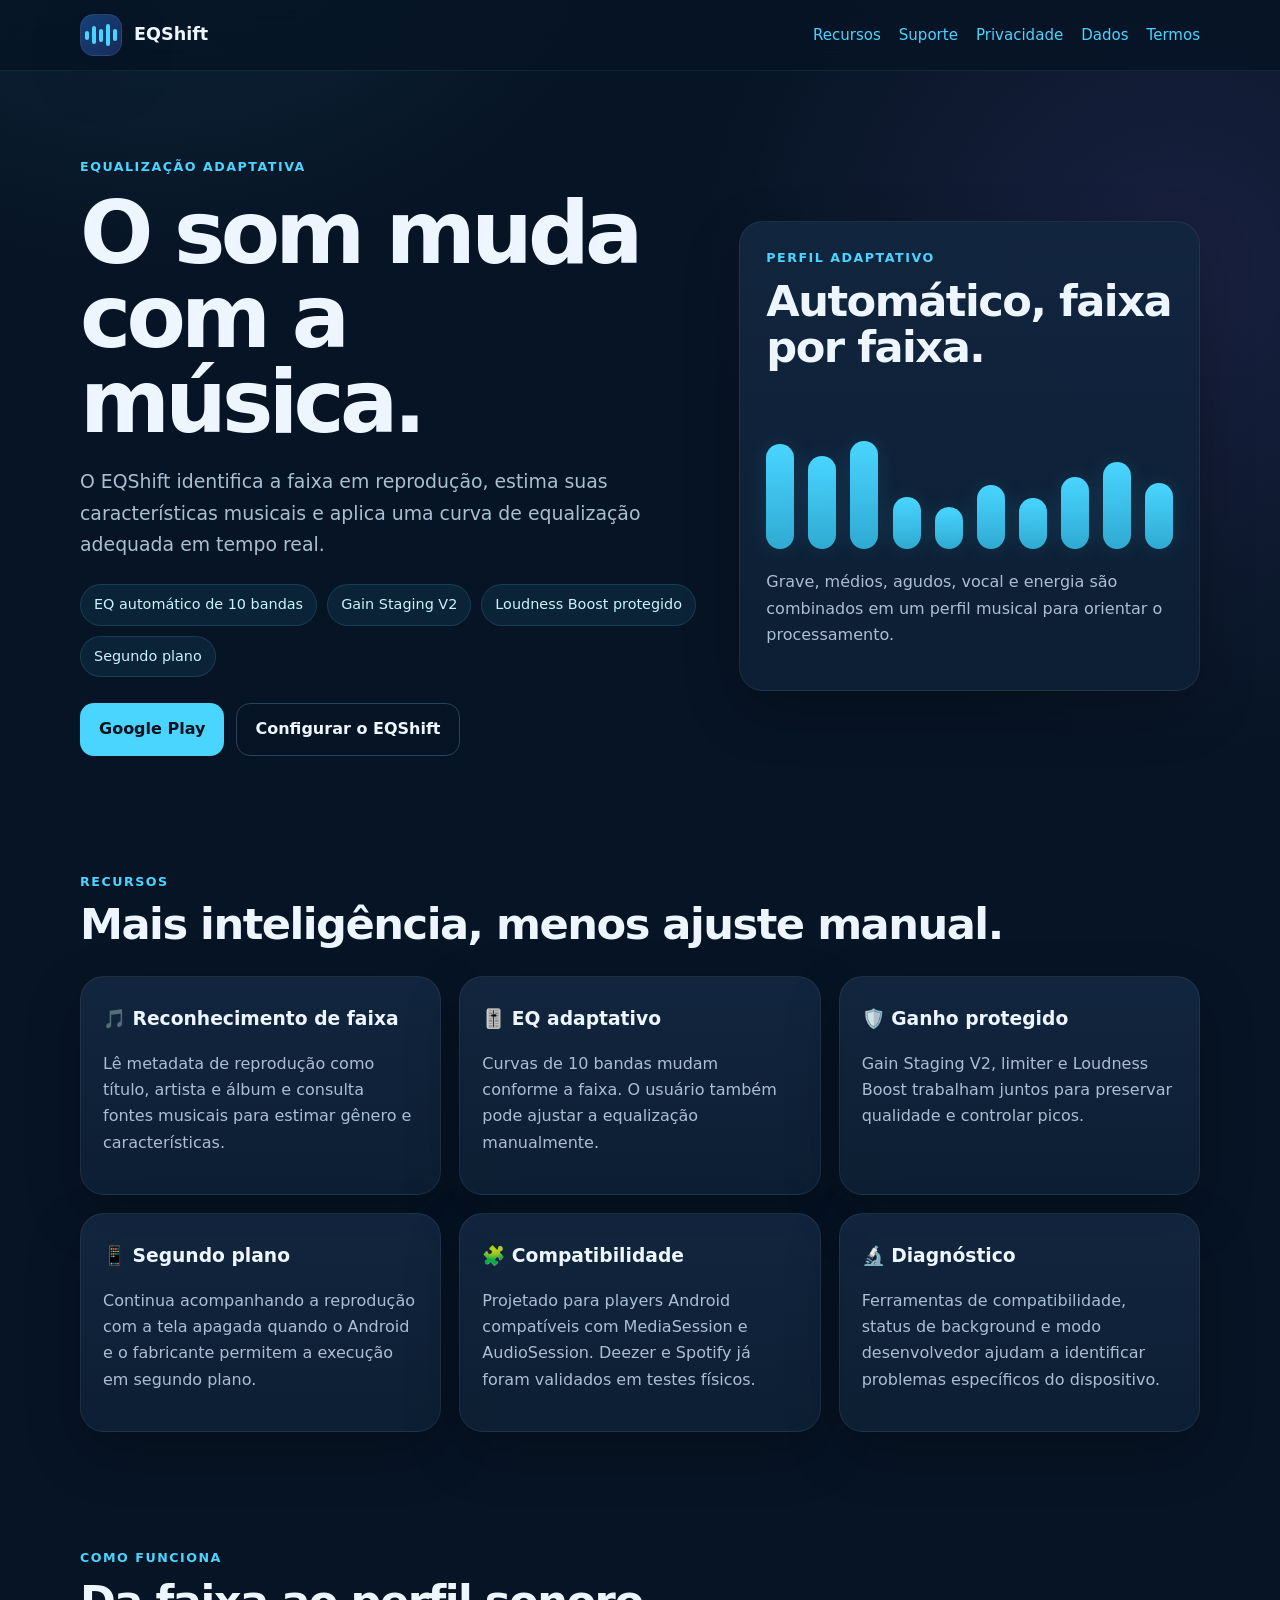
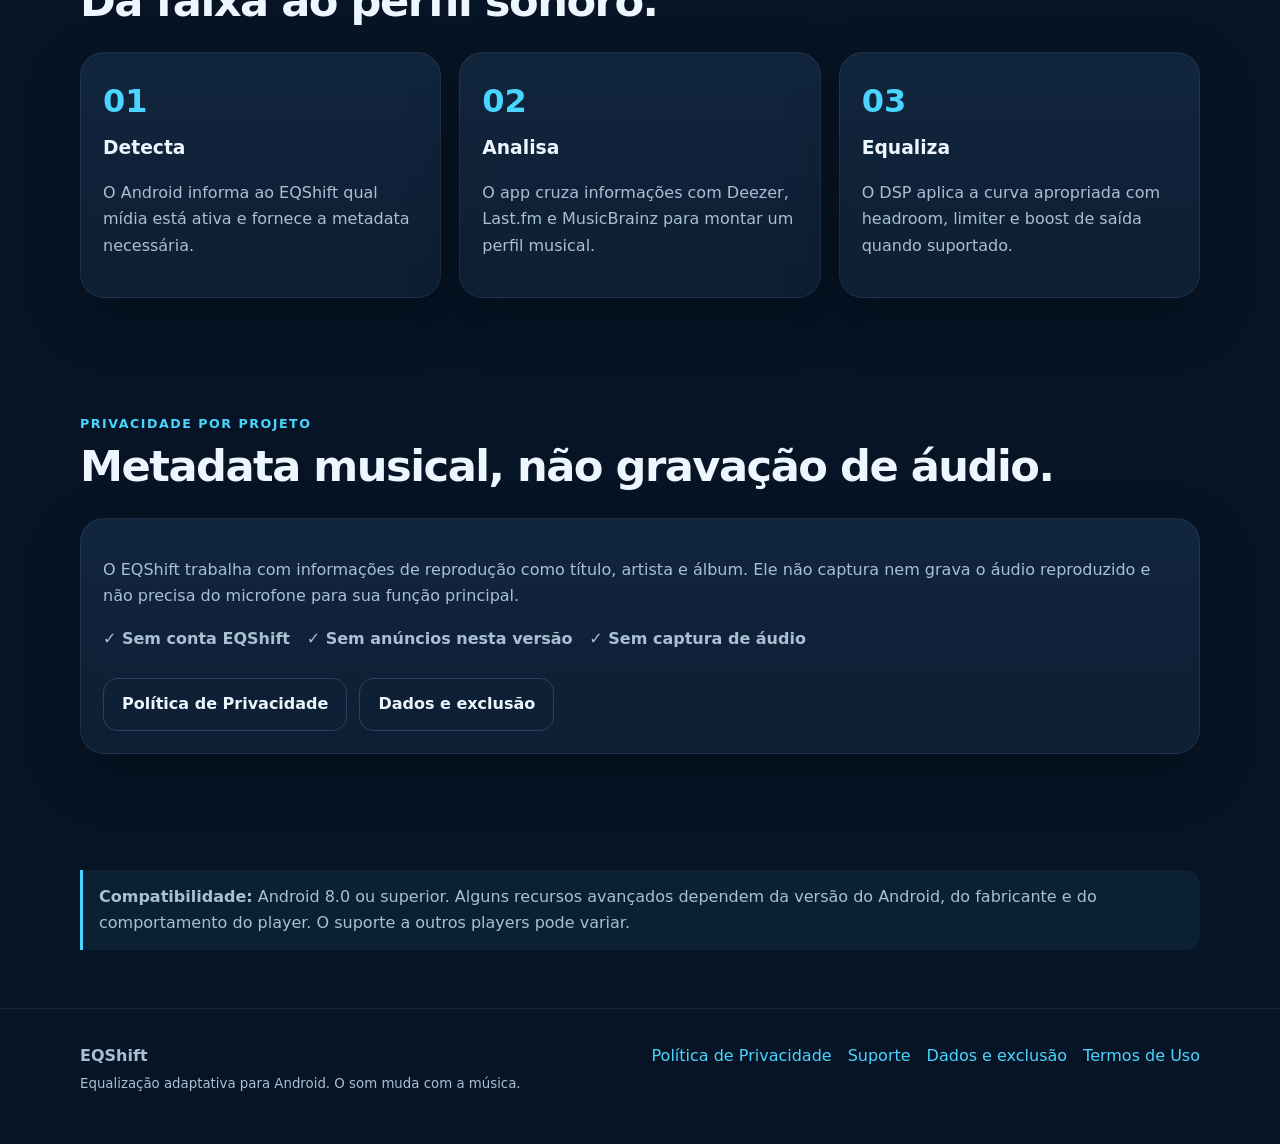
<file: index.html>
<!doctype html><html lang="pt-BR"><head><meta charset="utf-8"><meta name="viewport" content="width=device-width,initial-scale=1"><meta name="description" content="EQShift é um equalizador adaptativo para Android que ajusta o perfil sonoro de acordo com a música em reprodução."><meta name="theme-color" content="#071425"><title>EQShift — O som muda com a música</title><link rel="stylesheet" href="styles.css"></head><body><nav class="nav"><div class="container nav-inner"><a class="brand" href="index.html"><span class="mark"><span class="wave"><i></i><i></i><i></i><i></i><i></i></span></span><span>EQShift</span></a><div class="nav-links"><a href="index.html#recursos">Recursos</a><a href="support.html">Suporte</a><a href="privacy.html">Privacidade</a><a href="data.html">Dados</a><a href="terms.html">Termos</a></div></div></nav><main><section class="hero"><div class="container hero-grid"><div><div class="eyebrow">Equalização adaptativa</div><h1>O som muda com a música.</h1><p class="lead">O EQShift identifica a faixa em reprodução, estima suas características musicais e aplica uma curva de equalização adequada em tempo real.</p><div class="pills"><span class="pill">EQ automático de 10 bandas</span><span class="pill">Gain Staging V2</span><span class="pill">Loudness Boost protegido</span><span class="pill">Segundo plano</span></div><div class="actions"><a class="btn primary" data-play-url href="#">Google Play</a><a class="btn secondary" href="support.html">Configurar o EQShift</a></div></div><div class="hero-card"><div class="eyebrow">Perfil adaptativo</div><h2>Automático, faixa por faixa.</h2><div class="eq-bars" aria-label="Representação visual de uma curva de equalização"><i></i><i></i><i></i><i></i><i></i><i></i><i></i><i></i><i></i><i></i></div><p class="muted">Grave, médios, agudos, vocal e energia são combinados em um perfil musical para orientar o processamento.</p></div></div></section><section class="section" id="recursos"><div class="container"><div class="eyebrow">Recursos</div><h2>Mais inteligência, menos ajuste manual.</h2><div class="grid3"><article class="card"><h3>🎵 Reconhecimento de faixa</h3><p>Lê metadata de reprodução como título, artista e álbum e consulta fontes musicais para estimar gênero e características.</p></article><article class="card"><h3>🎚️ EQ adaptativo</h3><p>Curvas de 10 bandas mudam conforme a faixa. O usuário também pode ajustar a equalização manualmente.</p></article><article class="card"><h3>🛡️ Ganho protegido</h3><p>Gain Staging V2, limiter e Loudness Boost trabalham juntos para preservar qualidade e controlar picos.</p></article><article class="card"><h3>📱 Segundo plano</h3><p>Continua acompanhando a reprodução com a tela apagada quando o Android e o fabricante permitem a execução em segundo plano.</p></article><article class="card"><h3>🧩 Compatibilidade</h3><p>Projetado para players Android compatíveis com MediaSession e AudioSession. Deezer e Spotify já foram validados em testes físicos.</p></article><article class="card"><h3>🔬 Diagnóstico</h3><p>Ferramentas de compatibilidade, status de background e modo desenvolvedor ajudam a identificar problemas específicos do dispositivo.</p></article></div></div></section><section class="section"><div class="container"><div class="eyebrow">Como funciona</div><h2>Da faixa ao perfil sonoro.</h2><div class="grid3"><div class="card"><div class="kpi">01</div><h3>Detecta</h3><p>O Android informa ao EQShift qual mídia está ativa e fornece a metadata necessária.</p></div><div class="card"><div class="kpi">02</div><h3>Analisa</h3><p>O app cruza informações com Deezer, Last.fm e MusicBrainz para montar um perfil musical.</p></div><div class="card"><div class="kpi">03</div><h3>Equaliza</h3><p>O DSP aplica a curva apropriada com headroom, limiter e boost de saída quando suportado.</p></div></div></div></section><section class="section"><div class="container"><div class="eyebrow">Privacidade por projeto</div><h2>Metadata musical, não gravação de áudio.</h2><div class="card"><p>O EQShift trabalha com informações de reprodução como título, artista e álbum. Ele não captura nem grava o áudio reproduzido e não precisa do microfone para sua função principal.</p><p class="check">✓ Sem conta EQShift &nbsp; ✓ Sem anúncios nesta versão &nbsp; ✓ Sem captura de áudio</p><div class="actions"><a class="btn secondary" href="privacy.html">Política de Privacidade</a><a class="btn secondary" href="data.html">Dados e exclusão</a></div></div></div></section><section class="section"><div class="container"><div class="notice"><strong>Compatibilidade:</strong> Android 8.0 ou superior. Alguns recursos avançados dependem da versão do Android, do fabricante e do comportamento do player. O suporte a outros players pode variar.</div></div></section></main><footer class="footer"><div class="container footer-grid"><div><strong>EQShift</strong><br><small>Equalização adaptativa para Android. O som muda com a música.</small></div><div class="footer-links"><a href="privacy.html">Política de Privacidade</a><a href="support.html">Suporte</a><a href="data.html">Dados e exclusão</a><a href="terms.html">Termos de Uso</a></div></div></footer><script src="config.js"></script><script>(function(){const cfg=window.EQSHIFT_SITE||{};document.querySelectorAll("[data-support-email]").forEach(el=>{const email=cfg.supportEmail||"SEU_EMAIL_DE_SUPORTE";el.textContent=email;if(el.tagName==="A")el.href=email.includes("@")?"mailto:"+email:"#";});document.querySelectorAll("[data-play-url]").forEach(el=>{el.href=(cfg.playStoreUrl&&cfg.playStoreUrl!=="#")?cfg.playStoreUrl:"#";});})();</script></body></html>
</file>
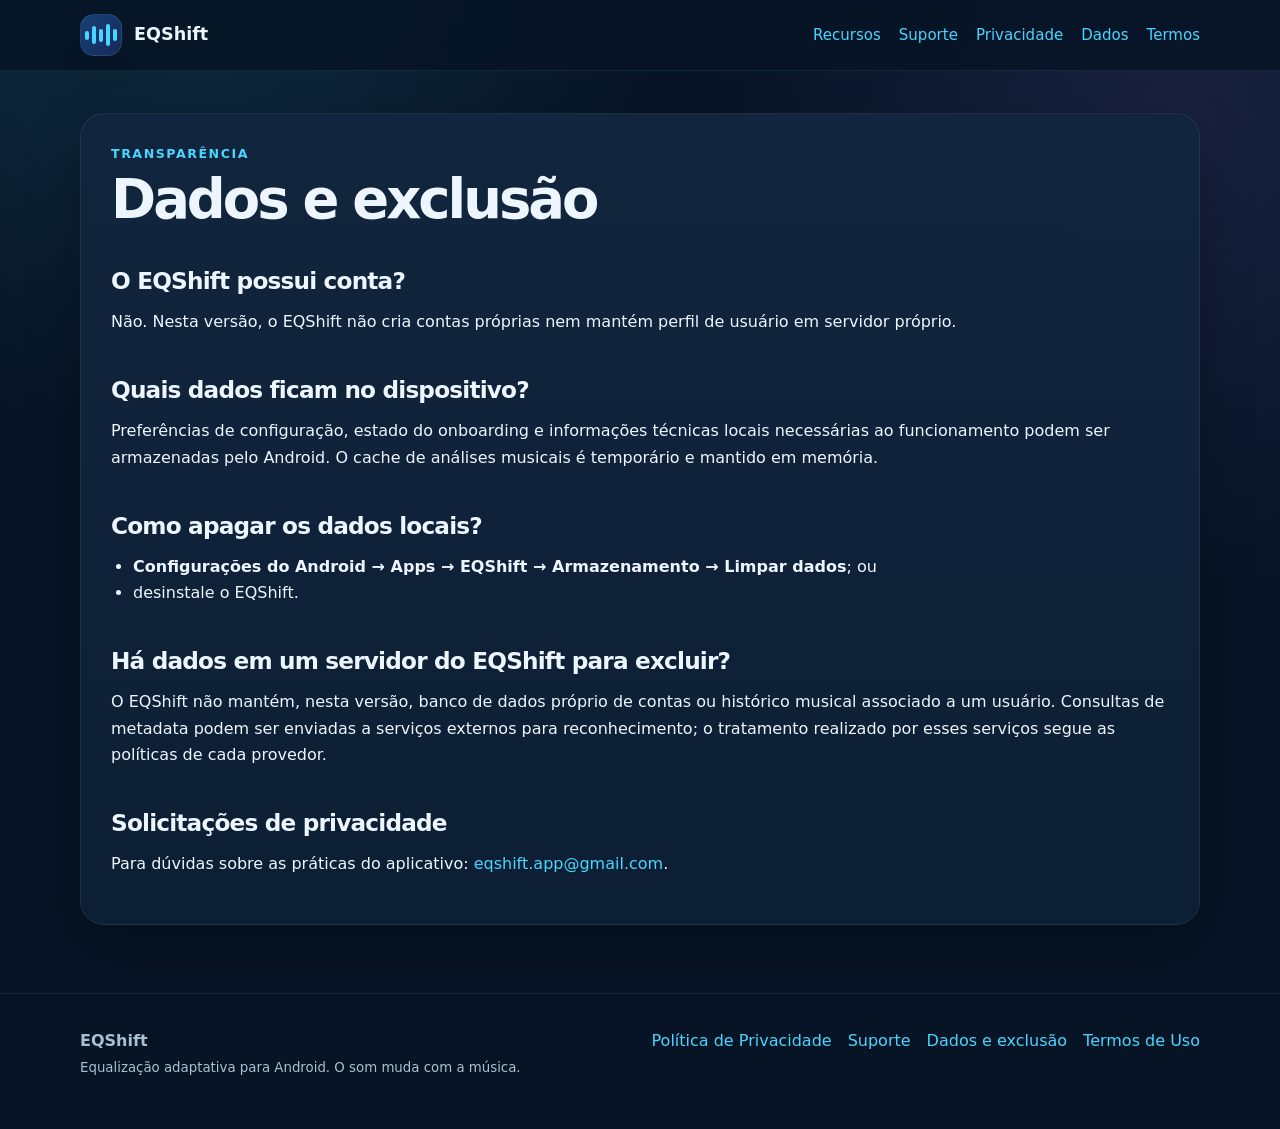
<file: data.html>
<!doctype html><html lang="pt-BR"><head><meta charset="utf-8"><meta name="viewport" content="width=device-width,initial-scale=1"><meta name="description" content="Informações sobre dados, retenção e exclusão no EQShift."><meta name="theme-color" content="#071425"><title>Dados e exclusão — EQShift</title><link rel="stylesheet" href="styles.css"></head><body><nav class="nav"><div class="container nav-inner"><a class="brand" href="index.html"><span class="mark"><span class="wave"><i></i><i></i><i></i><i></i><i></i></span></span><span>EQShift</span></a><div class="nav-links"><a href="index.html#recursos">Recursos</a><a href="support.html">Suporte</a><a href="privacy.html">Privacidade</a><a href="data.html">Dados</a><a href="terms.html">Termos</a></div></div></nav><main class="container"><article class="legal"><div class="eyebrow">Transparência</div><h1>Dados e exclusão</h1><h2>O EQShift possui conta?</h2><p>Não. Nesta versão, o EQShift não cria contas próprias nem mantém perfil de usuário em servidor próprio.</p><h2>Quais dados ficam no dispositivo?</h2><p>Preferências de configuração, estado do onboarding e informações técnicas locais necessárias ao funcionamento podem ser armazenadas pelo Android. O cache de análises musicais é temporário e mantido em memória.</p><h2>Como apagar os dados locais?</h2><ul><li><strong>Configurações do Android → Apps → EQShift → Armazenamento → Limpar dados</strong>; ou</li><li>desinstale o EQShift.</li></ul><h2>Há dados em um servidor do EQShift para excluir?</h2><p>O EQShift não mantém, nesta versão, banco de dados próprio de contas ou histórico musical associado a um usuário. Consultas de metadata podem ser enviadas a serviços externos para reconhecimento; o tratamento realizado por esses serviços segue as políticas de cada provedor.</p><h2>Solicitações de privacidade</h2><p>Para dúvidas sobre as práticas do aplicativo: <a data-support-email href="#">SEU_EMAIL_DE_SUPORTE</a>.</p></article></main><footer class="footer"><div class="container footer-grid"><div><strong>EQShift</strong><br><small>Equalização adaptativa para Android. O som muda com a música.</small></div><div class="footer-links"><a href="privacy.html">Política de Privacidade</a><a href="support.html">Suporte</a><a href="data.html">Dados e exclusão</a><a href="terms.html">Termos de Uso</a></div></div></footer><script src="config.js"></script><script>(function(){const cfg=window.EQSHIFT_SITE||{};document.querySelectorAll("[data-support-email]").forEach(el=>{const email=cfg.supportEmail||"SEU_EMAIL_DE_SUPORTE";el.textContent=email;if(el.tagName==="A")el.href=email.includes("@")?"mailto:"+email:"#";});document.querySelectorAll("[data-play-url]").forEach(el=>{el.href=(cfg.playStoreUrl&&cfg.playStoreUrl!=="#")?cfg.playStoreUrl:"#";});})();</script></body></html>
</file>
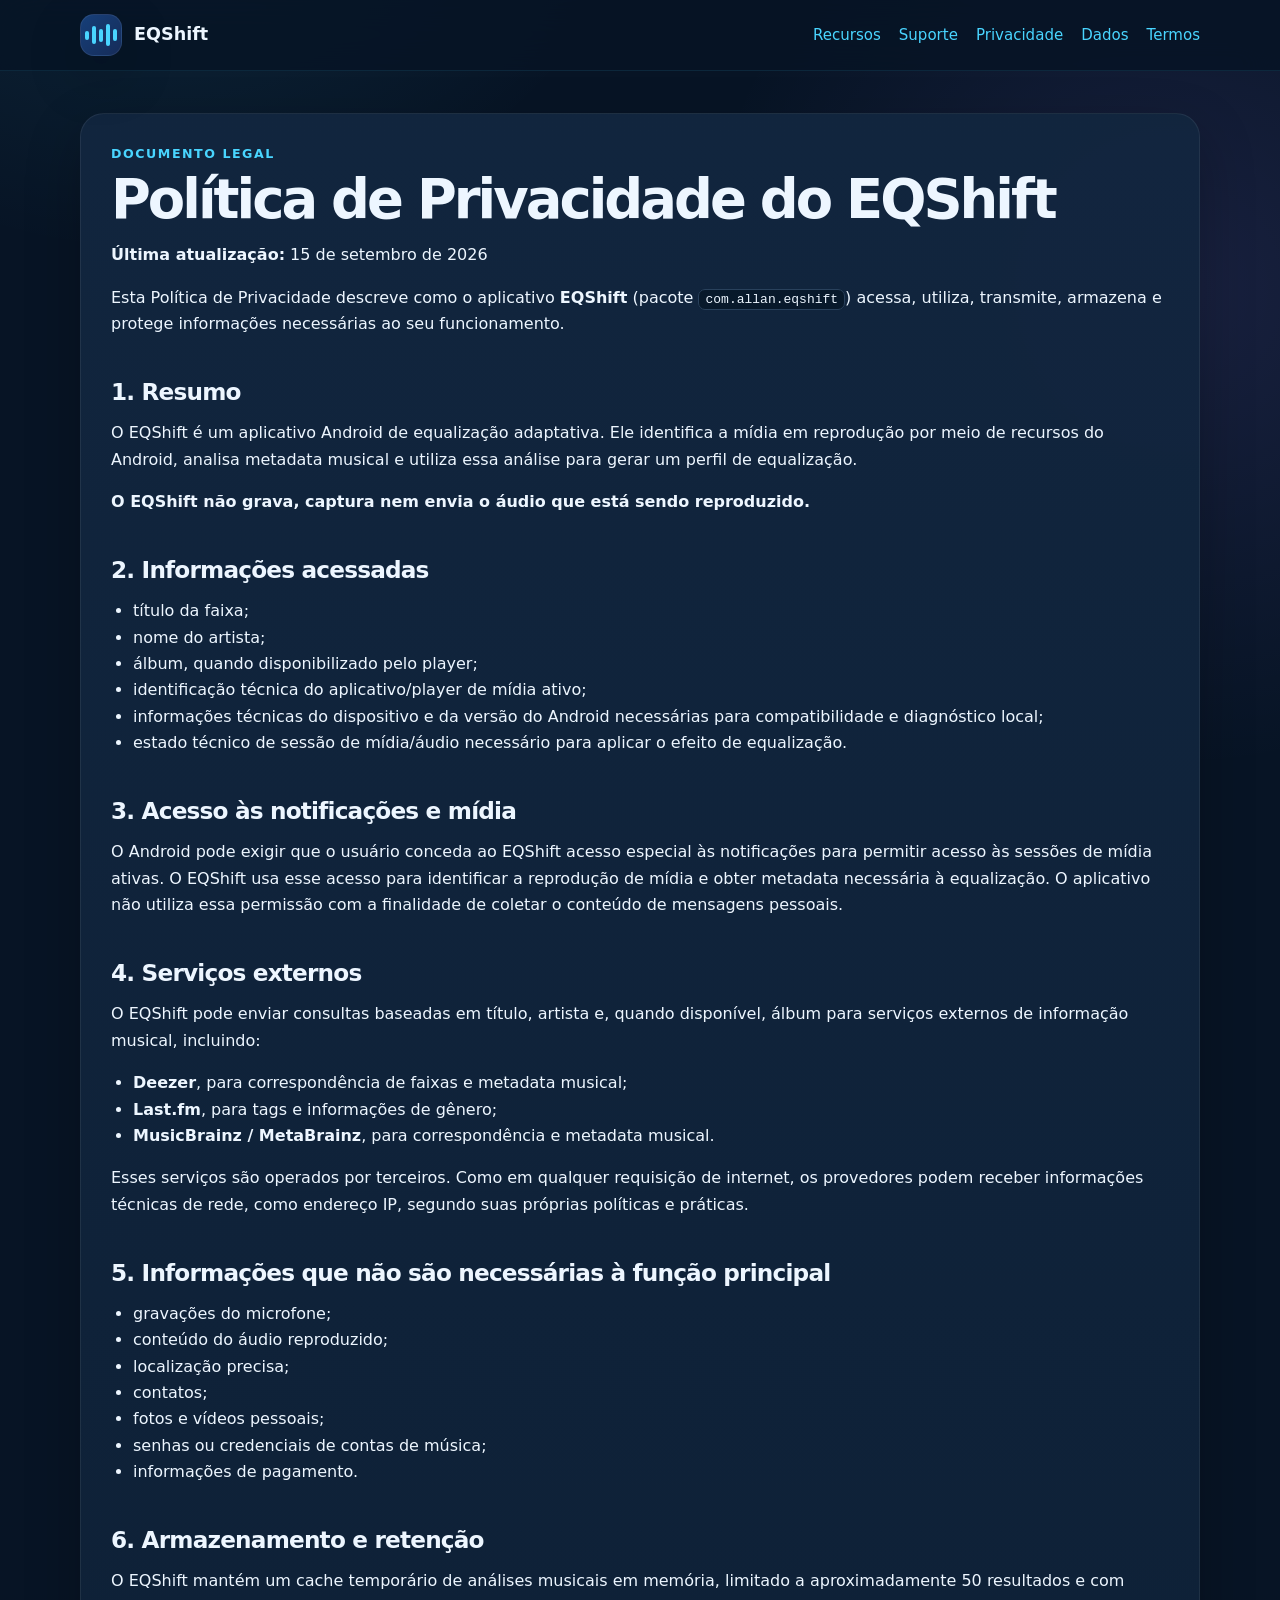
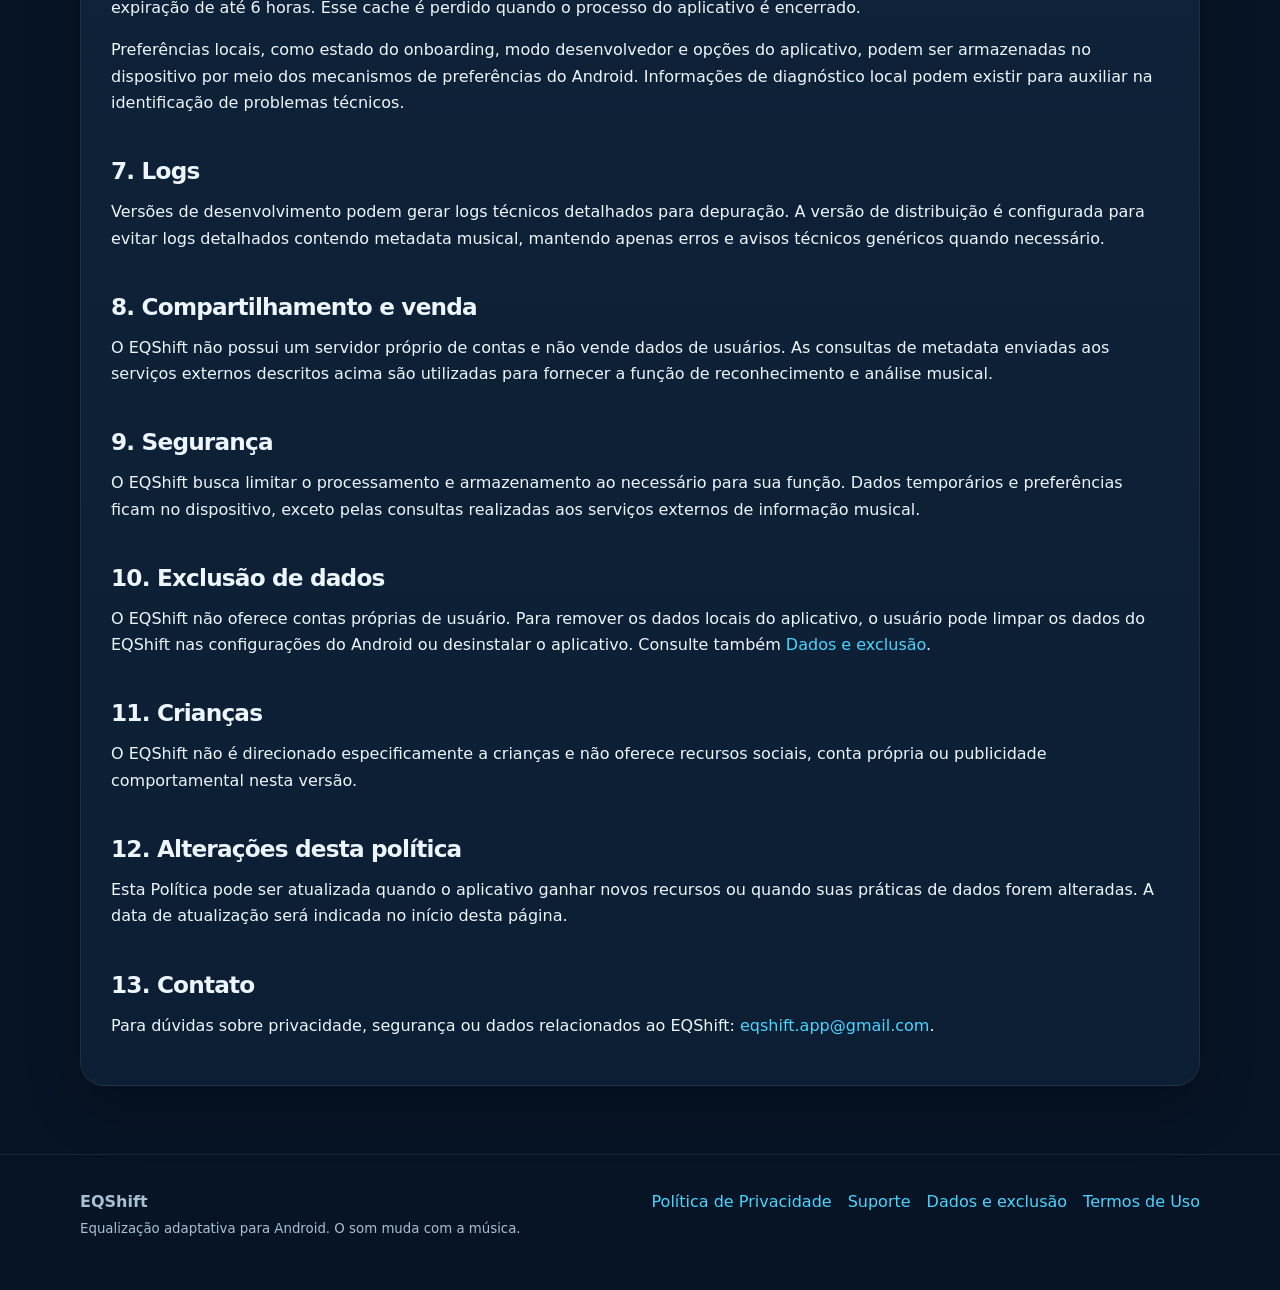
<file: privacy.html>
<!doctype html><html lang="pt-BR"><head><meta charset="utf-8"><meta name="viewport" content="width=device-width,initial-scale=1"><meta name="description" content="Política de Privacidade do aplicativo EQShift."><meta name="theme-color" content="#071425"><title>Política de Privacidade — EQShift</title><link rel="stylesheet" href="styles.css"></head><body><nav class="nav"><div class="container nav-inner"><a class="brand" href="index.html"><span class="mark"><span class="wave"><i></i><i></i><i></i><i></i><i></i></span></span><span>EQShift</span></a><div class="nav-links"><a href="index.html#recursos">Recursos</a><a href="support.html">Suporte</a><a href="privacy.html">Privacidade</a><a href="data.html">Dados</a><a href="terms.html">Termos</a></div></div></nav><main class="container"><article class="legal"><div class="eyebrow">Documento legal</div><h1>Política de Privacidade do EQShift</h1><p><strong>Última atualização:</strong> 15 de setembro de 2026</p><p>Esta Política de Privacidade descreve como o aplicativo <strong>EQShift</strong> (pacote <code>com.allan.eqshift</code>) acessa, utiliza, transmite, armazena e protege informações necessárias ao seu funcionamento.</p><h2>1. Resumo</h2><p>O EQShift é um aplicativo Android de equalização adaptativa. Ele identifica a mídia em reprodução por meio de recursos do Android, analisa metadata musical e utiliza essa análise para gerar um perfil de equalização.</p><p><strong>O EQShift não grava, captura nem envia o áudio que está sendo reproduzido.</strong></p><h2>2. Informações acessadas</h2><ul><li>título da faixa;</li><li>nome do artista;</li><li>álbum, quando disponibilizado pelo player;</li><li>identificação técnica do aplicativo/player de mídia ativo;</li><li>informações técnicas do dispositivo e da versão do Android necessárias para compatibilidade e diagnóstico local;</li><li>estado técnico de sessão de mídia/áudio necessário para aplicar o efeito de equalização.</li></ul><h2>3. Acesso às notificações e mídia</h2><p>O Android pode exigir que o usuário conceda ao EQShift acesso especial às notificações para permitir acesso às sessões de mídia ativas. O EQShift usa esse acesso para identificar a reprodução de mídia e obter metadata necessária à equalização. O aplicativo não utiliza essa permissão com a finalidade de coletar o conteúdo de mensagens pessoais.</p><h2>4. Serviços externos</h2><p>O EQShift pode enviar consultas baseadas em título, artista e, quando disponível, álbum para serviços externos de informação musical, incluindo:</p><ul><li><strong>Deezer</strong>, para correspondência de faixas e metadata musical;</li><li><strong>Last.fm</strong>, para tags e informações de gênero;</li><li><strong>MusicBrainz / MetaBrainz</strong>, para correspondência e metadata musical.</li></ul><p>Esses serviços são operados por terceiros. Como em qualquer requisição de internet, os provedores podem receber informações técnicas de rede, como endereço IP, segundo suas próprias políticas e práticas.</p><h2>5. Informações que não são necessárias à função principal</h2><ul><li>gravações do microfone;</li><li>conteúdo do áudio reproduzido;</li><li>localização precisa;</li><li>contatos;</li><li>fotos e vídeos pessoais;</li><li>senhas ou credenciais de contas de música;</li><li>informações de pagamento.</li></ul><h2>6. Armazenamento e retenção</h2><p>O EQShift mantém um cache temporário de análises musicais em memória, limitado a aproximadamente 50 resultados e com expiração de até 6 horas. Esse cache é perdido quando o processo do aplicativo é encerrado.</p><p>Preferências locais, como estado do onboarding, modo desenvolvedor e opções do aplicativo, podem ser armazenadas no dispositivo por meio dos mecanismos de preferências do Android. Informações de diagnóstico local podem existir para auxiliar na identificação de problemas técnicos.</p><h2>7. Logs</h2><p>Versões de desenvolvimento podem gerar logs técnicos detalhados para depuração. A versão de distribuição é configurada para evitar logs detalhados contendo metadata musical, mantendo apenas erros e avisos técnicos genéricos quando necessário.</p><h2>8. Compartilhamento e venda</h2><p>O EQShift não possui um servidor próprio de contas e não vende dados de usuários. As consultas de metadata enviadas aos serviços externos descritos acima são utilizadas para fornecer a função de reconhecimento e análise musical.</p><h2>9. Segurança</h2><p>O EQShift busca limitar o processamento e armazenamento ao necessário para sua função. Dados temporários e preferências ficam no dispositivo, exceto pelas consultas realizadas aos serviços externos de informação musical.</p><h2>10. Exclusão de dados</h2><p>O EQShift não oferece contas próprias de usuário. Para remover os dados locais do aplicativo, o usuário pode limpar os dados do EQShift nas configurações do Android ou desinstalar o aplicativo. Consulte também <a href="data.html">Dados e exclusão</a>.</p><h2>11. Crianças</h2><p>O EQShift não é direcionado especificamente a crianças e não oferece recursos sociais, conta própria ou publicidade comportamental nesta versão.</p><h2>12. Alterações desta política</h2><p>Esta Política pode ser atualizada quando o aplicativo ganhar novos recursos ou quando suas práticas de dados forem alteradas. A data de atualização será indicada no início desta página.</p><h2>13. Contato</h2><p>Para dúvidas sobre privacidade, segurança ou dados relacionados ao EQShift: <a href="mailto:eqshift.app@gmail.com">eqshift.app@gmail.com</a>.</p></article></main><footer class="footer"><div class="container footer-grid"><div><strong>EQShift</strong><br><small>Equalização adaptativa para Android. O som muda com a música.</small></div><div class="footer-links"><a href="privacy.html">Política de Privacidade</a><a href="support.html">Suporte</a><a href="data.html">Dados e exclusão</a><a href="terms.html">Termos de Uso</a></div></div></footer><script src="config.js"></script><script>(function(){const cfg=window.EQSHIFT_SITE||{};document.querySelectorAll("[data-support-email]").forEach(el=>{const email=cfg.supportEmail||"SEU_EMAIL_DE_SUPORTE";el.textContent=email;if(el.tagName==="A")el.href=email.includes("@")?"mailto:"+email:"#";});document.querySelectorAll("[data-play-url]").forEach(el=>{el.href=(cfg.playStoreUrl&&cfg.playStoreUrl!=="#")?cfg.playStoreUrl:"#";});})();</script></body></html>
</file>
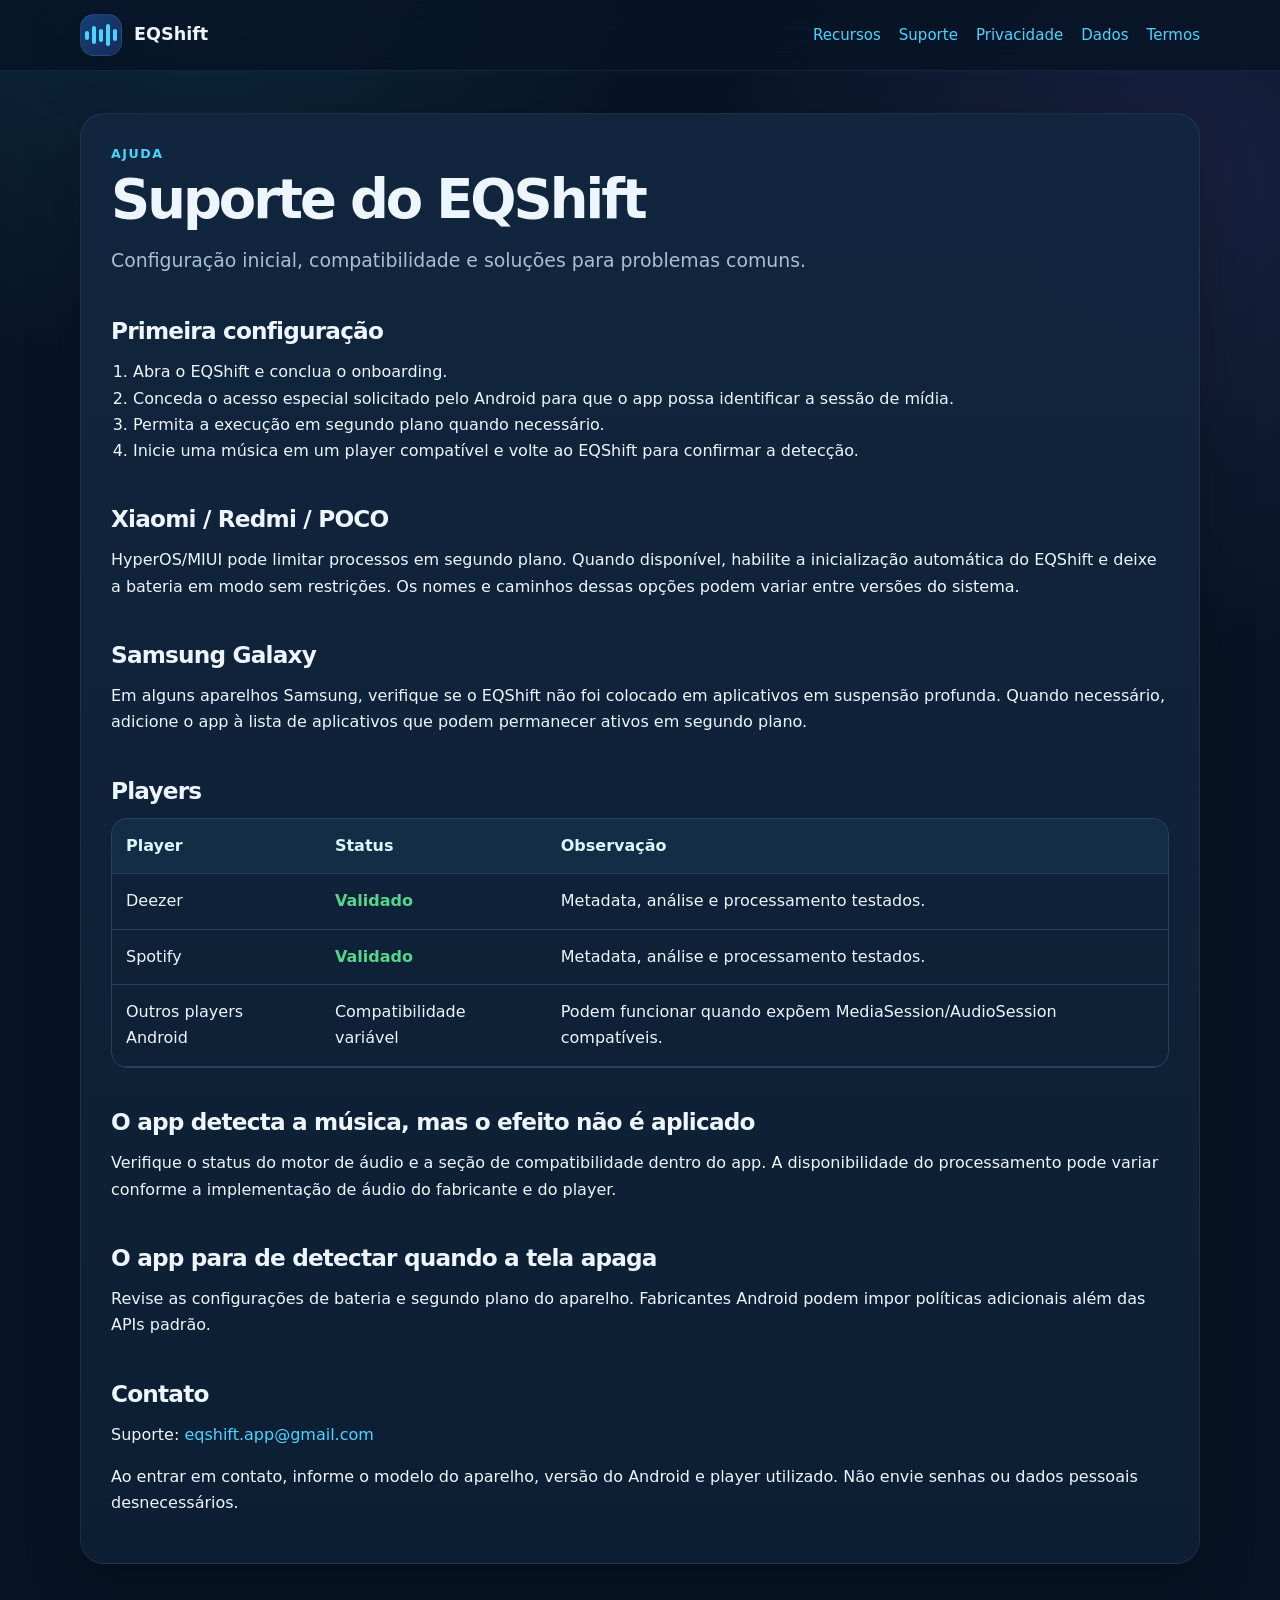
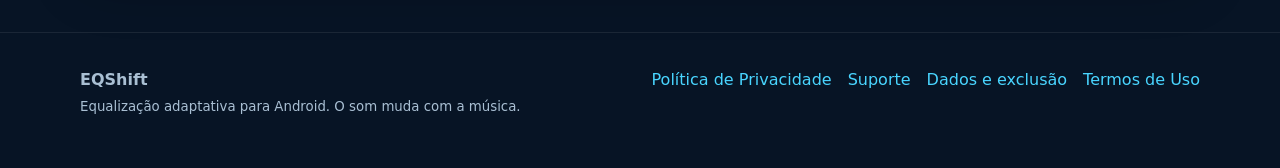
<file: support.html>
<!doctype html><html lang="pt-BR"><head><meta charset="utf-8"><meta name="viewport" content="width=device-width,initial-scale=1"><meta name="description" content="Suporte, configuração e compatibilidade do EQShift."><meta name="theme-color" content="#071425"><title>Suporte — EQShift</title><link rel="stylesheet" href="styles.css"></head><body><nav class="nav"><div class="container nav-inner"><a class="brand" href="index.html"><span class="mark"><span class="wave"><i></i><i></i><i></i><i></i><i></i></span></span><span>EQShift</span></a><div class="nav-links"><a href="index.html#recursos">Recursos</a><a href="support.html">Suporte</a><a href="privacy.html">Privacidade</a><a href="data.html">Dados</a><a href="terms.html">Termos</a></div></div></nav><main class="container"><article class="legal"><div class="eyebrow">Ajuda</div><h1>Suporte do EQShift</h1><p class="lead">Configuração inicial, compatibilidade e soluções para problemas comuns.</p><h2>Primeira configuração</h2><ol><li>Abra o EQShift e conclua o onboarding.</li><li>Conceda o acesso especial solicitado pelo Android para que o app possa identificar a sessão de mídia.</li><li>Permita a execução em segundo plano quando necessário.</li><li>Inicie uma música em um player compatível e volte ao EQShift para confirmar a detecção.</li></ol><h2>Xiaomi / Redmi / POCO</h2><p>HyperOS/MIUI pode limitar processos em segundo plano. Quando disponível, habilite a inicialização automática do EQShift e deixe a bateria em modo sem restrições. Os nomes e caminhos dessas opções podem variar entre versões do sistema.</p><h2>Samsung Galaxy</h2><p>Em alguns aparelhos Samsung, verifique se o EQShift não foi colocado em aplicativos em suspensão profunda. Quando necessário, adicione o app à lista de aplicativos que podem permanecer ativos em segundo plano.</p><h2>Players</h2><div class="table-wrap"><table><thead><tr><th>Player</th><th>Status</th><th>Observação</th></tr></thead><tbody><tr><td>Deezer</td><td class="check">Validado</td><td>Metadata, análise e processamento testados.</td></tr><tr><td>Spotify</td><td class="check">Validado</td><td>Metadata, análise e processamento testados.</td></tr><tr><td>Outros players Android</td><td>Compatibilidade variável</td><td>Podem funcionar quando expõem MediaSession/AudioSession compatíveis.</td></tr></tbody></table></div><h2>O app detecta a música, mas o efeito não é aplicado</h2><p>Verifique o status do motor de áudio e a seção de compatibilidade dentro do app. A disponibilidade do processamento pode variar conforme a implementação de áudio do fabricante e do player.</p><h2>O app para de detectar quando a tela apaga</h2><p>Revise as configurações de bateria e segundo plano do aparelho. Fabricantes Android podem impor políticas adicionais além das APIs padrão.</p><h2>Contato</h2><p>Suporte: <a data-support-email href="#">SEU_EMAIL_DE_SUPORTE</a></p><p>Ao entrar em contato, informe o modelo do aparelho, versão do Android e player utilizado. Não envie senhas ou dados pessoais desnecessários.</p></article></main><footer class="footer"><div class="container footer-grid"><div><strong>EQShift</strong><br><small>Equalização adaptativa para Android. O som muda com a música.</small></div><div class="footer-links"><a href="privacy.html">Política de Privacidade</a><a href="support.html">Suporte</a><a href="data.html">Dados e exclusão</a><a href="terms.html">Termos de Uso</a></div></div></footer><script src="config.js"></script><script>(function(){const cfg=window.EQSHIFT_SITE||{};document.querySelectorAll("[data-support-email]").forEach(el=>{const email=cfg.supportEmail||"SEU_EMAIL_DE_SUPORTE";el.textContent=email;if(el.tagName==="A")el.href=email.includes("@")?"mailto:"+email:"#";});document.querySelectorAll("[data-play-url]").forEach(el=>{el.href=(cfg.playStoreUrl&&cfg.playStoreUrl!=="#")?cfg.playStoreUrl:"#";});})();</script></body></html>
</file>
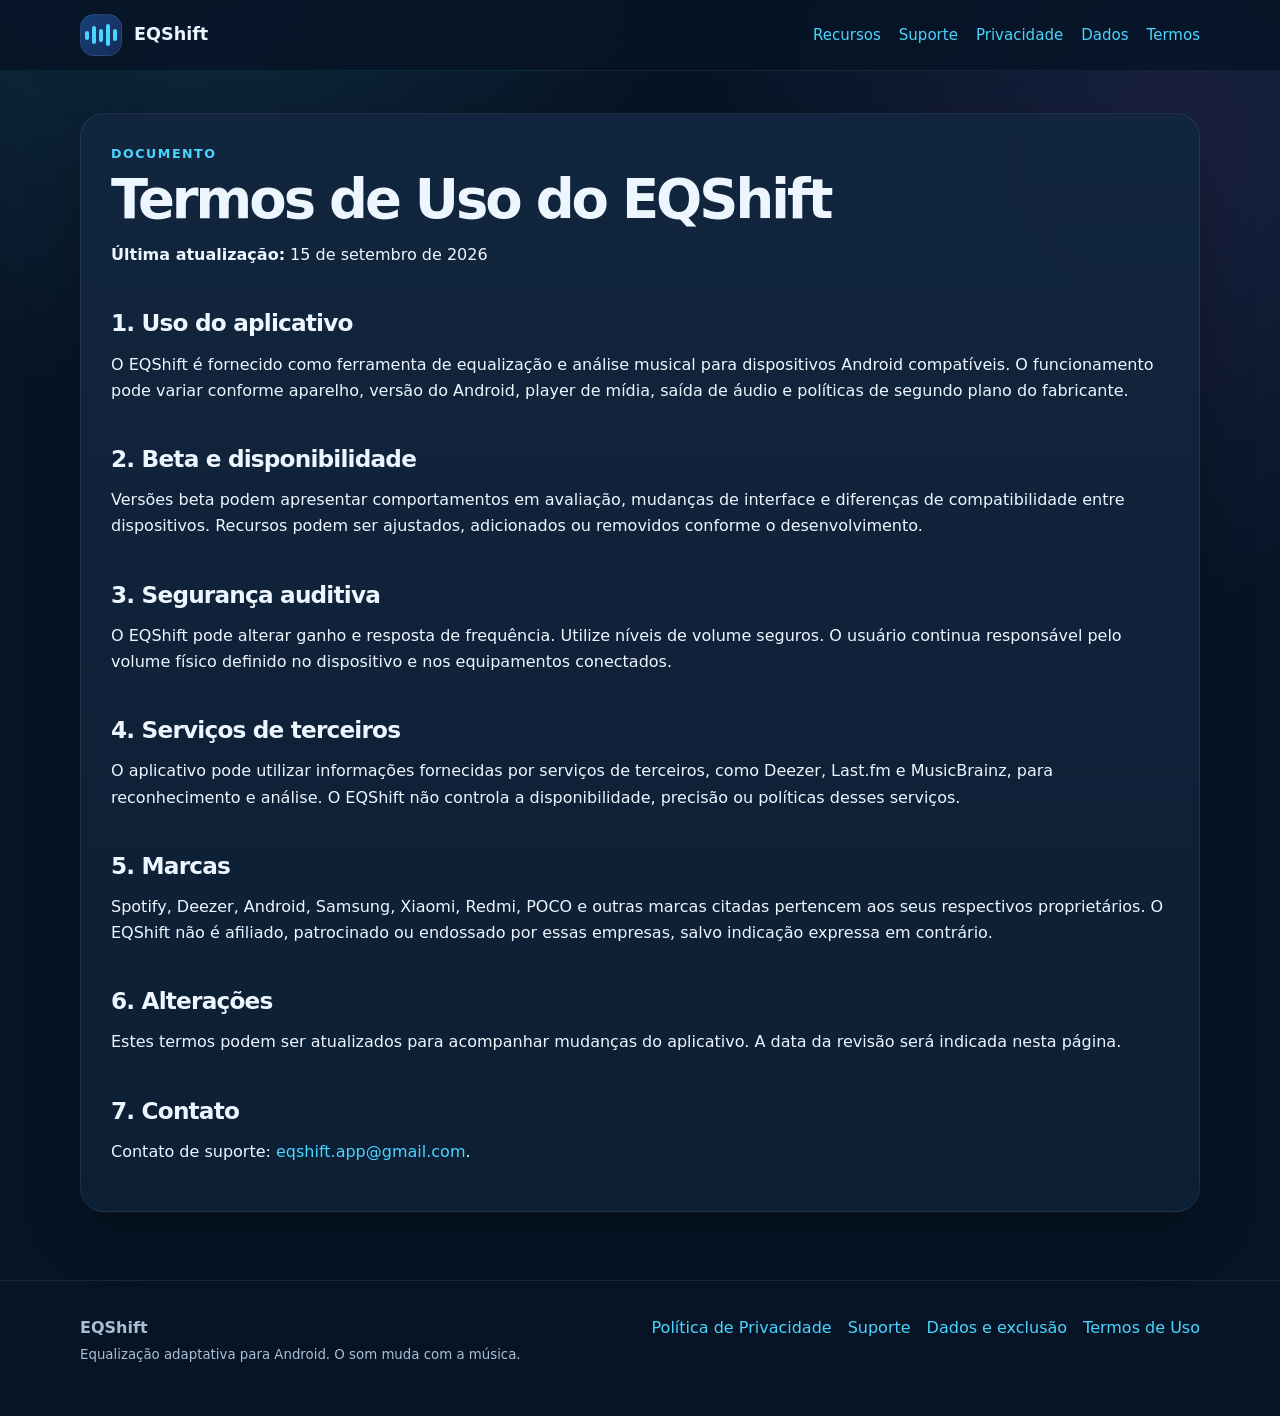
<file: terms.html>
<!doctype html><html lang="pt-BR"><head><meta charset="utf-8"><meta name="viewport" content="width=device-width,initial-scale=1"><meta name="description" content="Termos de Uso do EQShift."><meta name="theme-color" content="#071425"><title>Termos de Uso — EQShift</title><link rel="stylesheet" href="styles.css"></head><body><nav class="nav"><div class="container nav-inner"><a class="brand" href="index.html"><span class="mark"><span class="wave"><i></i><i></i><i></i><i></i><i></i></span></span><span>EQShift</span></a><div class="nav-links"><a href="index.html#recursos">Recursos</a><a href="support.html">Suporte</a><a href="privacy.html">Privacidade</a><a href="data.html">Dados</a><a href="terms.html">Termos</a></div></div></nav><main class="container"><article class="legal"><div class="eyebrow">Documento</div><h1>Termos de Uso do EQShift</h1><p><strong>Última atualização:</strong> 15 de setembro de 2026</p><h2>1. Uso do aplicativo</h2><p>O EQShift é fornecido como ferramenta de equalização e análise musical para dispositivos Android compatíveis. O funcionamento pode variar conforme aparelho, versão do Android, player de mídia, saída de áudio e políticas de segundo plano do fabricante.</p><h2>2. Beta e disponibilidade</h2><p>Versões beta podem apresentar comportamentos em avaliação, mudanças de interface e diferenças de compatibilidade entre dispositivos. Recursos podem ser ajustados, adicionados ou removidos conforme o desenvolvimento.</p><h2>3. Segurança auditiva</h2><p>O EQShift pode alterar ganho e resposta de frequência. Utilize níveis de volume seguros. O usuário continua responsável pelo volume físico definido no dispositivo e nos equipamentos conectados.</p><h2>4. Serviços de terceiros</h2><p>O aplicativo pode utilizar informações fornecidas por serviços de terceiros, como Deezer, Last.fm e MusicBrainz, para reconhecimento e análise. O EQShift não controla a disponibilidade, precisão ou políticas desses serviços.</p><h2>5. Marcas</h2><p>Spotify, Deezer, Android, Samsung, Xiaomi, Redmi, POCO e outras marcas citadas pertencem aos seus respectivos proprietários. O EQShift não é afiliado, patrocinado ou endossado por essas empresas, salvo indicação expressa em contrário.</p><h2>6. Alterações</h2><p>Estes termos podem ser atualizados para acompanhar mudanças do aplicativo. A data da revisão será indicada nesta página.</p><h2>7. Contato</h2><p>Contato de suporte: <a data-support-email href="#">SEU_EMAIL_DE_SUPORTE</a>.</p></article></main><footer class="footer"><div class="container footer-grid"><div><strong>EQShift</strong><br><small>Equalização adaptativa para Android. O som muda com a música.</small></div><div class="footer-links"><a href="privacy.html">Política de Privacidade</a><a href="support.html">Suporte</a><a href="data.html">Dados e exclusão</a><a href="terms.html">Termos de Uso</a></div></div></footer><script src="config.js"></script><script>(function(){const cfg=window.EQSHIFT_SITE||{};document.querySelectorAll("[data-support-email]").forEach(el=>{const email=cfg.supportEmail||"SEU_EMAIL_DE_SUPORTE";el.textContent=email;if(el.tagName==="A")el.href=email.includes("@")?"mailto:"+email:"#";});document.querySelectorAll("[data-play-url]").forEach(el=>{el.href=(cfg.playStoreUrl&&cfg.playStoreUrl!=="#")?cfg.playStoreUrl:"#";});})();</script></body></html>
</file>
<file: styles.css>
:root{--bg:#071425;--panel:#0d1f34;--panel2:#12263f;--text:#edf6ff;--muted:#a9bfd3;--cyan:#49d5ff;--purple:#9a7cff;--green:#54d68b;--line:#29415c;--shadow:0 20px 55px rgba(0,0,0,.24);--radius:24px}
*{box-sizing:border-box}html{scroll-behavior:smooth}body{margin:0;background:radial-gradient(circle at 12% -10%,rgba(73,213,255,.14),transparent 34rem),radial-gradient(circle at 92% 10%,rgba(154,124,255,.12),transparent 30rem),var(--bg);color:var(--text);font-family:Inter,ui-sans-serif,system-ui,-apple-system,BlinkMacSystemFont,"Segoe UI",sans-serif;line-height:1.65}a{color:var(--cyan);text-decoration:none}a:hover{text-decoration:underline}.container{width:min(1120px,calc(100% - 32px));margin:auto}.nav{position:sticky;top:0;z-index:50;backdrop-filter:blur(18px);background:rgba(7,20,37,.82);border-bottom:1px solid rgba(73,213,255,.10)}.nav-inner{display:flex;align-items:center;justify-content:space-between;gap:20px;padding:14px 0}.brand{display:flex;align-items:center;gap:12px;color:var(--text);font-weight:800;font-size:1.1rem}.mark{width:42px;height:42px;border-radius:14px;display:grid;place-items:center;background:linear-gradient(135deg,#163f79,#162c59);border:1px solid rgba(255,255,255,.08);box-shadow:var(--shadow)}.wave{display:flex;align-items:center;gap:3px;height:22px}.wave i{display:block;width:4px;border-radius:999px;background:var(--cyan)}.wave i:nth-child(1){height:9px}.wave i:nth-child(2){height:18px}.wave i:nth-child(3){height:13px}.wave i:nth-child(4){height:22px}.wave i:nth-child(5){height:12px}.nav-links{display:flex;flex-wrap:wrap;gap:18px;font-size:.94rem}.hero{padding:86px 0 58px}.hero-grid{display:grid;grid-template-columns:1.15fr .85fr;gap:36px;align-items:center}.eyebrow{color:var(--cyan);font-weight:800;letter-spacing:.12em;text-transform:uppercase;font-size:.79rem}h1{font-size:clamp(2.5rem,7vw,5.4rem);line-height:.98;margin:.15em 0 .25em;letter-spacing:-.055em}h2{font-size:clamp(1.7rem,4vw,2.7rem);line-height:1.08;margin:.2em 0 .65em;letter-spacing:-.035em}h3{margin:.25em 0 .45em}.lead{font-size:1.18rem;color:var(--muted);max-width:760px}.hero-card,.card,.legal{background:linear-gradient(180deg,rgba(18,38,63,.95),rgba(13,31,52,.95));border:1px solid rgba(255,255,255,.07);border-radius:var(--radius);box-shadow:var(--shadow)}.hero-card{padding:26px}.eq-bars{display:flex;align-items:flex-end;justify-content:space-between;height:150px;gap:8px;margin:20px 0}.eq-bars i{flex:1;max-width:28px;border-radius:999px;background:linear-gradient(180deg,var(--cyan),#2faad2);min-height:18px;box-shadow:0 0 25px rgba(73,213,255,.12)}.eq-bars i:nth-child(1){height:70%}.eq-bars i:nth-child(2){height:62%}.eq-bars i:nth-child(3){height:72%}.eq-bars i:nth-child(4){height:35%}.eq-bars i:nth-child(5){height:28%}.eq-bars i:nth-child(6){height:43%}.eq-bars i:nth-child(7){height:34%}.eq-bars i:nth-child(8){height:48%}.eq-bars i:nth-child(9){height:58%}.eq-bars i:nth-child(10){height:44%}.pills{display:flex;flex-wrap:wrap;gap:10px;margin:24px 0}.pill{padding:8px 13px;border-radius:999px;background:rgba(73,213,255,.08);border:1px solid rgba(73,213,255,.16);color:#c8f4ff;font-size:.9rem}.actions{display:flex;flex-wrap:wrap;gap:12px;margin-top:26px}.btn{display:inline-flex;align-items:center;justify-content:center;padding:12px 18px;border-radius:14px;font-weight:800;border:1px solid var(--line)}.btn.primary{background:var(--cyan);color:#04111f;border-color:transparent}.btn.secondary{background:transparent;color:var(--text)}.section{padding:58px 0}.grid3{display:grid;grid-template-columns:repeat(3,1fr);gap:18px}.card{padding:22px}.card p,.muted{color:var(--muted)}.kpi{font-size:2rem;font-weight:850;color:var(--cyan)}.check{color:var(--green);font-weight:800}.notice{border-left:3px solid var(--cyan);padding:14px 16px;background:rgba(73,213,255,.06);border-radius:0 14px 14px 0;color:var(--muted)}.footer{border-top:1px solid rgba(255,255,255,.08);padding:34px 0 48px;color:var(--muted)}.footer-grid{display:grid;grid-template-columns:1fr auto;gap:24px}.footer-links{display:flex;flex-wrap:wrap;gap:16px}.legal{padding:30px;margin:42px auto 68px}.legal h1{font-size:clamp(2rem,6vw,3.4rem)}.legal h2{font-size:1.45rem;margin-top:1.8em}.legal h3{font-size:1.1rem;margin-top:1.3em}.legal ul,.legal ol{padding-left:22px}.legal code{background:#08192b;border:1px solid var(--line);padding:2px 6px;border-radius:7px}.table-wrap{overflow:auto;border:1px solid var(--line);border-radius:16px}table{width:100%;border-collapse:collapse;min-width:680px}th,td{text-align:left;padding:14px;border-bottom:1px solid var(--line);vertical-align:top}th{background:rgba(73,213,255,.06);color:#d9f8ff}small{color:var(--muted)}hr{border:0;border-top:1px solid var(--line);margin:28px 0}.badge{display:inline-block;padding:5px 9px;border:1px solid var(--line);border-radius:999px;font-size:.82rem;color:var(--muted)}@media(max-width:820px){.hero-grid,.grid3,.footer-grid{grid-template-columns:1fr}.nav-inner{align-items:flex-start;flex-direction:column}.nav-links{gap:12px}.hero{padding-top:52px}}
</file>
